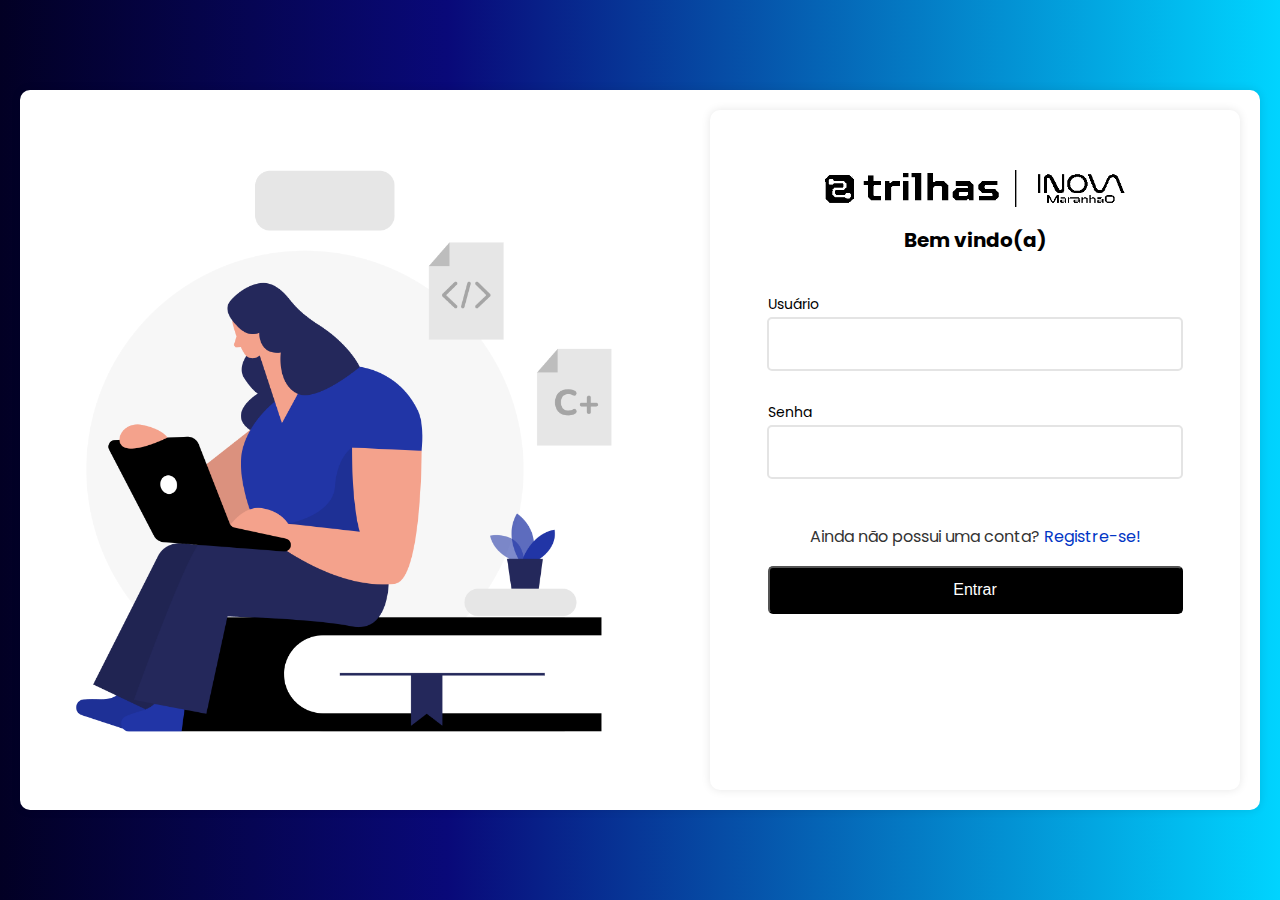
<file: login.html>
<!DOCTYPE html>
<html lang="pt-br">
  <head>
    <meta charset="UTF-8" />
    <meta name="viewport" content="width=device-width, initial-scale=1.0" />

    <link
      href="https://fonts.googleapis.com/css2?family=Poppins:ital,wght@0,100;0,200;0,300;0,400;0,500;0,600;0,700;0,800;0,900;1,100;1,200;1,300;1,400;1,500;1,600;1,700;1,800;1,900&display=swap"
      rel="stylesheet"
    />
    <link rel="stylesheet" href="./Css/login.css" />
    <link rel="stylesheet" href="./Css/resposivelogin.css" />
    <title>Login | Trilhas</title>
  </head>
  <body>
    <section class="login-container-geral">
      <div class="login-image">
        <img src="./Imagens/Learn Programming.png" alt="" />
      </div>

      <div class="container-login">
        <div class="imgs-login">
          <img src="./Imagens/logo-trilhas-preta.png" alt="" />
        </div>

        <h2>Bem vindo(a)</h2>
        <form id="formlogin" onsubmit="return validateLogin()">
          <label for="nome_de_usuario">Usuário</label>
          <input
            type="text"
            id="nome_de_usuario"
            class="input-field"
            required
          />

          <label for="senha">Senha</label>
          <input type="password" id="senha" class="input-field" required />
          <p>
            Ainda não possui uma conta?
            <span id="show-register" class="link">Registre-se!</span>
          </p>
          <button type="submit" class="login-btn">Entrar</button>
        </form>

        <!-- Formulário de Registro -->
        <div id="register-form" style="display: none">
          <h2>Crie sua conta</h2>
          <form id="formregister" onsubmit="return validateRegister()">
            <div class="input-group">
              <label for="reg-usuario">Usuário</label>
              <input type="text" id="reg-usuario" required />
              <span
                id="erroUsuarioExistente"
                class="erro"
                style="color: red; font-size: 14px"
              ></span>
            </div>
            <div class="input-group">
              <label for="reg-senha">Senha</label>
              <input type="password" id="reg-senha" required />
              <span id="erroSenha" style="color: red; font-size: 14px"></span>
            </div>
            <div class="input-group">
              <label for="reg-confirmar">Confirmar Senha</label>
              <input type="password" id="reg-confirmar" required />
              <span
                id="erroConfirmarSenha"
                style="color: red; font-size: 14px"
              ></span>
            </div>
            <p>
              Já possui uma conta?
              <span id="show-login" class="link">Faça login!</span>
            </p>
            <button type="submit" class="login-btn">Registrar</button>
          </form>
        </div>

        <p id="error-menssage" style="color: red; display: none">
          Usuário ou senha incorretos!
        </p>
      </div>
    </section>

    <script src="./JS/script.js"></script>
  </body>
</html>
</file>
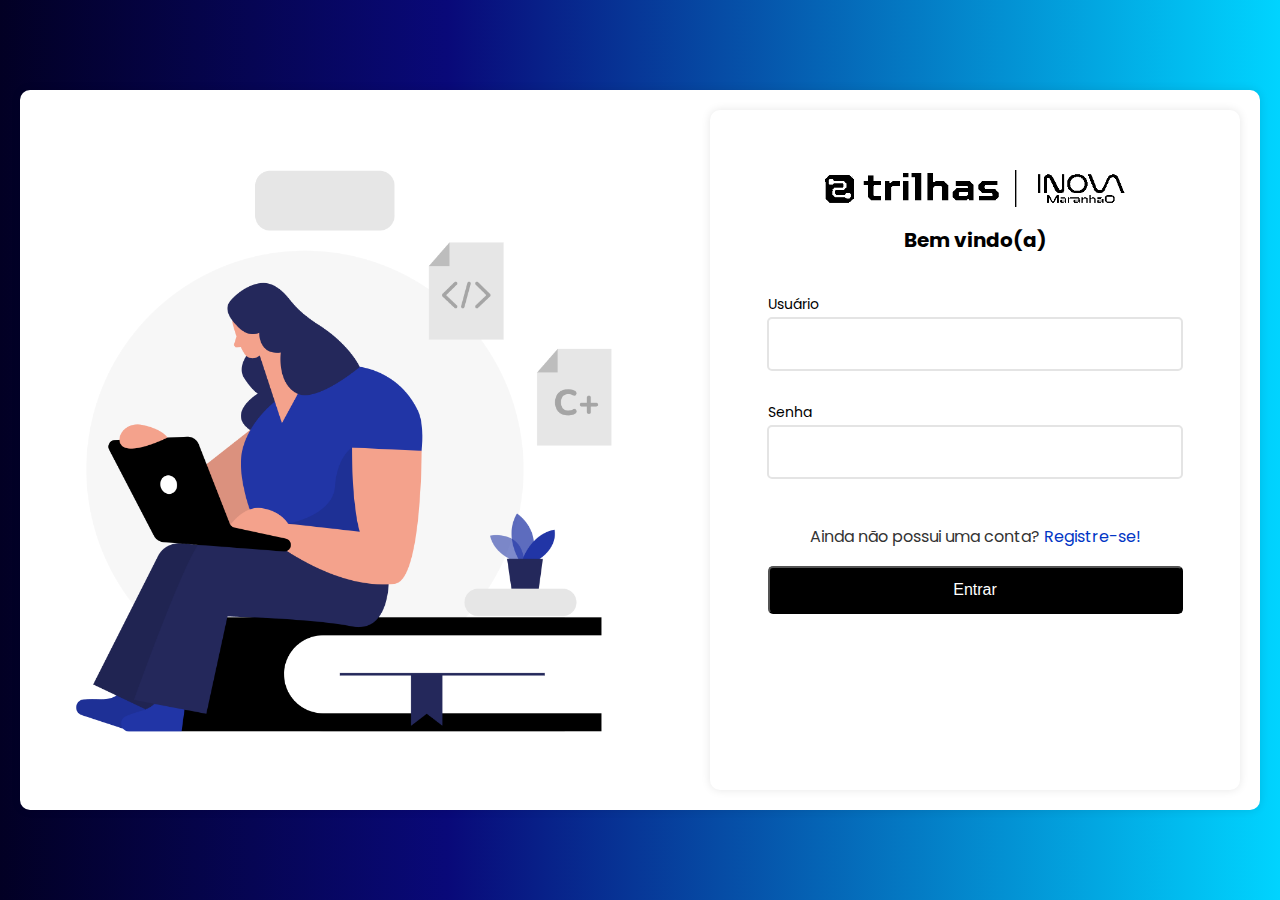
<file: src/Html/login.html>
<!DOCTYPE html>
<html lang="pt-br">
  <head>
    <meta charset="UTF-8" />
    <meta name="viewport" content="width=device-width, initial-scale=1.0" />

    <link
      href="https://fonts.googleapis.com/css2?family=Poppins:ital,wght@0,100;0,200;0,300;0,400;0,500;0,600;0,700;0,800;0,900;1,100;1,200;1,300;1,400;1,500;1,600;1,700;1,800;1,900&display=swap"
      rel="stylesheet"
    />
    <link rel="stylesheet" href="/Css/login.css" />
    <link rel="stylesheet" href="/Css/resposivelogin.css" />
    <title>Login | Trilhas</title>
  </head>
  <body>
    <section class="login-container-geral">
      <div class="login-image">
        <img src="/Imagens/Learn Programming.png" alt="" />
      </div>

      <div class="container-login">
        <div class="imgs-login">
          <img src="/Imagens/logo-trilhas-preta.png" alt="" />
        </div>

        <h2>Bem vindo(a)</h2>
        <form id="formlogin" onsubmit="return validateLogin()">
          <label for="nome_de_usuario">Usuário</label>
          <input
            type="text"
            id="nome_de_usuario"
            class="input-field"
            required
          />

          <label for="senha">Senha</label>
          <input type="password" id="senha" class="input-field" required />
          <p>
            Ainda não possui uma conta?
            <span id="show-register" class="link">Registre-se!</span>
          </p>
          <button type="submit" class="login-btn">Entrar</button>
        </form>

        <!-- Formulário de Registro -->
        <div id="register-form" style="display: none">
          <h2>Crie sua conta</h2>
          <form id="formregister" onsubmit="return validateRegister()">
            <div class="input-group">
              <label for="reg-usuario">Usuário</label>
              <input type="text" id="reg-usuario" required />
              <span
                id="erroUsuarioExistente"
                class="erro"
                style="color: red; font-size: 14px"
              ></span>
            </div>
            <div class="input-group">
              <label for="reg-senha">Senha</label>
              <input type="password" id="reg-senha" required />
              <span id="erroSenha" style="color: red; font-size: 14px"></span>
            </div>
            <div class="input-group">
              <label for="reg-confirmar">Confirmar Senha</label>
              <input type="password" id="reg-confirmar" required />
              <span
                id="erroConfirmarSenha"
                style="color: red; font-size: 14px"
              ></span>
            </div>
            <p>
              Já possui uma conta?
              <span id="show-login" class="link">Faça login!</span>
            </p>
            <button type="submit" class="login-btn">Registrar</button>
          </form>
        </div>

        <p id="error-menssage" style="color: red; display: none">
          Usuário ou senha incorretos!
        </p>
      </div>
    </section>

    <script src="/script.js"></script>
  </body>
</html>
</file>
<file: Css/login.css>
body {
  margin: 0;
  padding: 0;
  box-sizing: border-box;

  font-family: "Poppins", serif;
  font-size: 16px;
  line-height: 1.6;

  background-color: #ffffff;
  color: #333;

  display: flex;
  flex-direction: column;
  align-items: center;
  justify-content: center;
  min-height: 100vh; /* Garante que o conteúdo ocupe pelo menos a tela inteira */
  background: rgb(2, 0, 36);
  background: linear-gradient(
    90deg,
    rgba(2, 0, 36, 1) 0%,
    rgba(9, 9, 121, 1) 35%,
    rgba(0, 212, 255, 1) 100%
  );
}

.container-login {
  flex: 1;
  max-width: 450px;
  box-shadow: 0px 0px 10px rgba(0, 0, 0, 0.1);
  padding: 40px;
  border-radius: 10px;
  display: flex;
  flex-direction: column;
  align-items: center; /* Centraliza horizontalmente */
  position: relative;

  min-height: 600px; /* Altura mínima para ambos forms */
}

form {
  width: 100%; /* Ocupa toda a largura do container-login */
  padding: 20px;
  background-color: white;
  display: flex;
  flex-direction: column;
  align-items: center; /* Centraliza os itens do form */
  border-radius: 5px;
}
form label {
  margin-left: 18px;
  align-self: flex-start;
  color: #000000;
  display: block;
  margin-bottom: 2px;
  font-size: 14px;
}

form input {
  font-family: "Poppins", serif;
  font-size: 16px;
  margin-bottom: 30px;
  padding-left: 10px;
  width: 400px;
  height: 48px;
  border-radius: 5px;
  border: 2px solid #e4e4e4;
  color: #292524;
}

.login-btn {
  cursor: pointer;
  background-color: #000000;
  color: white;
  width: 415px;
  height: 48px;
  border-radius: 5px;
  font-size: 16px;
}

.login-btn:hover {
  background-color: #0236c5;
}

h2 {
  display: flex;
  justify-content: center;
  color: rgb(0, 0, 0);
  font-size: 20px;
}

span {
  color: #0236c5;
  cursor: pointer;
}

.imgs-login {
  margin-top: 20px;
  display: flex;
  justify-content: center;
}
.imgs-login img {
  width: 300px;
  height: auto;
}

.login-container-geral {
  display: flex;
  align-items: center;
  justify-content: center;
  width: 100%;
  max-width: 1200px;
  margin: 0 auto;
  gap: 50px; /* Espaço entre a imagem e o formulário */
  padding: 20px;
  box-shadow: 0px 0px 10px rgba(0, 0, 0, 0.1);
  background-color: white;
  border-radius: 10px;
}

.login-image {
  flex: 1;
  display: flex;
  justify-content: center;
}

.login-image img {
  max-width: 100%;
  height: auto;
  max-height: 600px; /* Ajuste conforme necessário */
}

.input-group {
  margin-bottom: 20px;
}

.input-group label {
  margin-left: 2px;
  align-self: flex-start;
}

#formlogin p {
  text-align: center; /* Centraliza o texto */
  width: 100%; /* Ocupa toda a largura */
  margin-top: 15px; /* Espaçamento consistente */
}

#formlogin p span {
  display: inline; /* Mantém o span inline com o texto */
}

#formlogin label {
  align-self: flex-start;
}
</file>
<file: Css/resposivelogin.css>
/* ============ VERSÃO MOBILE ============ */
@media (max-width: 768px) {
  body {
    background: linear-gradient(
      180deg,
      rgba(2, 0, 36, 1) 0%,
      rgba(9, 9, 121, 1) 35%,
      rgba(0, 212, 255, 1) 100%
    );
    padding: 0; /* Removemos o padding do body */
    display: block; /* Mudamos de flex para block */
    min-height: 100vh;
  }

  .login-container-geral {
    flex-direction: column;
    gap: 0;
    width: 100%;
    max-width: 100%;
    margin: 0;
    padding: 0;
    border-radius: 0;
    box-shadow: none;
    background: transparent;
  }

  .container-login {
    width: 100%;
    max-width: 100%;
    padding: 30px 20px;
    margin: 0 auto;
    box-sizing: border-box;
    min-height: auto;
    background: white;
    border-radius: 0;
  }

  form {
    width: 100%;
    max-width: 400px; /* Largura máxima para formulário */
    margin: 0 auto; /* Centraliza horizontalmente */
    padding: 20px;
    box-sizing: border-box;
  }

  form input {
    width: 100%;
    max-width: 100%;
    box-sizing: border-box;
  }

  .login-btn {
    width: 100%;
    max-width: 100%;
    box-sizing: border-box;
  }

  .imgs-login {
    margin: 0 auto 20px;
  }
}

/* Ajustes para telas pequenas (menos de 400px) */
@media (max-width: 400px) {
  .container-login {
    padding: 20px 15px;
  }

  form {
    padding: 15px 10px;
  }
}
</file>
